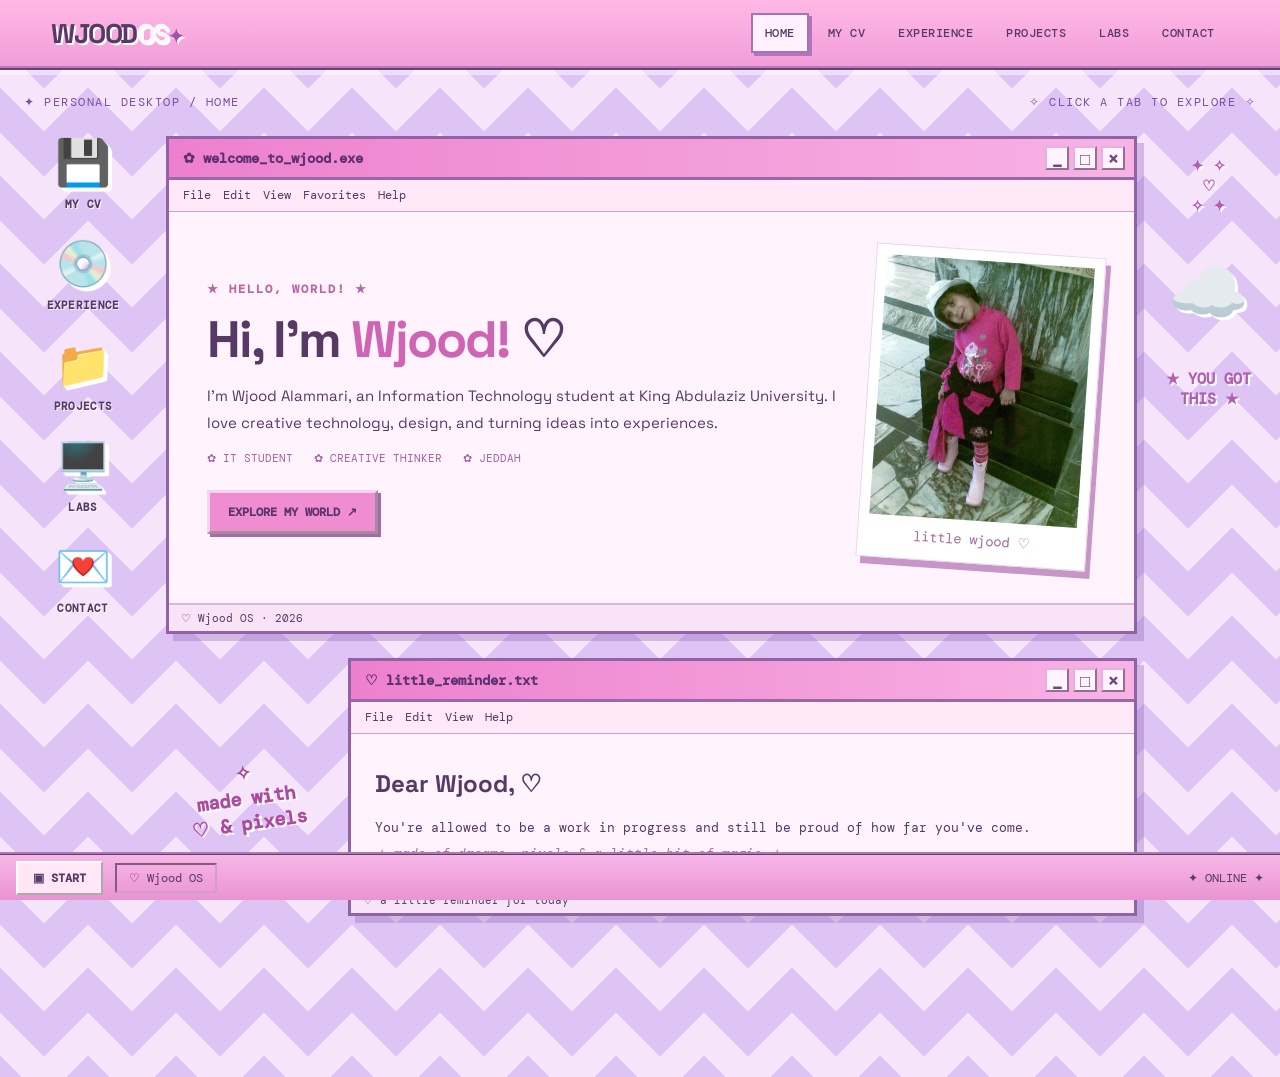
<file: Wjood_OS_Final/index.html>
<!DOCTYPE html>
<html lang="en">

<head>
    <meta charset="UTF-8">
    <meta name="viewport" content="width=device-width,initial-scale=1">
    <meta name="description" content="Wjood Alammari creative IT portfolio">
    <title>Home · Wjood OS ♡</title>
    <link rel="stylesheet" href="style.css">
</head>

<body>
    <header class="site-header"><a class="logo" href="index.html">WJOOD<span>OS</span><b>✦</b></a>
        <nav class="topnav" aria-label="Main navigation"><a href="index.html" class="active">HOME</a><a href="cv.html"
                class="">MY CV</a><a href="experience.html" class="">EXPERIENCE</a><a href="projects.html"
                class="">PROJECTS</a><a href="labs.html" class="">LABS</a><a href="contact.html" class="">CONTACT</a>
        </nav>
    </header>
    <main class="page">
        <div class="page-heading"><span>✦ PERSONAL DESKTOP / HOME</span><span>✧ CLICK A TAB TO EXPLORE ✧</span></div>
        <div class="desktop-layout">
            <aside class="shortcuts"><a class="desktop-shortcut" href="cv.html"><span
                        class="shortcut-icon">💾</span><span>MY CV</span></a><a class="desktop-shortcut"
                    href="experience.html"><span class="shortcut-icon">💿</span><span>EXPERIENCE</span></a><a
                    class="desktop-shortcut" href="projects.html"><span
                        class="shortcut-icon">📁</span><span>PROJECTS</span></a><a class="desktop-shortcut"
                    href="labs.html"><span class="shortcut-icon">🖥️</span><span>LABS</span></a><a
                    class="desktop-shortcut" href="contact.html"><span
                        class="shortcut-icon">💌</span><span>CONTACT</span></a></aside>
            <div class="home-center">
                <section class="window hero-window">
                    <div class="titlebar"><span>✿ welcome_to_wjood.exe</span>
                        <div class="controls"><span>_</span><span>□</span><a href="index.html"
                                aria-label="Go home">×</a></div>
                    </div>
                    <div class="menubar">File　Edit　View　Favorites　Help</div>
                    <div class="window-body">
                        <div class="home-content">
                            <div class="home-copy">
                                <div class="eyebrow">★ HELLO, WORLD! ★</div>
                                <h1>Hi, I'm <em>Wjood!</em> ♡</h1>
                                <p>I'm Wjood Alammari, an Information Technology student at King Abdulaziz University. I
                                    love creative technology, design, and turning ideas into experiences.</p>
                                <p class="tiny-line">✿ IT STUDENT &nbsp; ✿ CREATIVE THINKER &nbsp; ✿ JEDDAH</p><a
                                    class="retro-btn" href="projects.html">EXPLORE MY WORLD ↗</a>
                            </div>
                            <figure class="polaroid"><img src="assets/wjood-childhood.png"
                                    alt="Wjood as a child wearing a pink outfit">
                                <figcaption>little wjood ♡</figcaption>
                            </figure>
                        </div>
                    </div>
                    <div class="statusbar">♡ Wjood OS · 2026</div>
                </section>
                <div class="home-mini">
                    <div class="sticker">✧<br>made with<br>♡ & pixels</div>
                    <section class="window note-window">
    <div class="titlebar">
        <span>♡ little_reminder.txt</span>
        <div class="controls">
            <span>_</span>
            <span>□</span>
            <a href="index.html" aria-label="Go home">×</a>
        </div>
    </div>

    <div class="menubar">
        File　Edit　View　Help
    </div>

    <div class="window-body">
        <h2>Dear Wjood, ♡</h2>

        <p>
            You're allowed to be a work in progress
            and still be proud of how far you've come.
        </p>

        <p style="color: #b46a9b; font-style: italic;">
            ✧ made of dreams, pixels & a little bit of magic ✧
        </p>
    </div>

    <div class="statusbar">
        ♡ a little reminder for today
    </div>
</section>
                </div>
            </div>
            <aside class="right-icons">
                <div class="pixel-sticker">✦ ✧<br>♡<br>✧ ✦</div>
                <div class="cloud">☁️</div>
                <div class="pixel-sticker">★ YOU GOT THIS ★</div>
            </aside>
        </div>
    </main>
    <footer class="taskbar"><a href="index.html" class="start">▣ START</a><span class="task-name">♡ Wjood OS</span><span
            class="clock">✦ ONLINE ✦</span></footer>
</body>

</html>
</file>
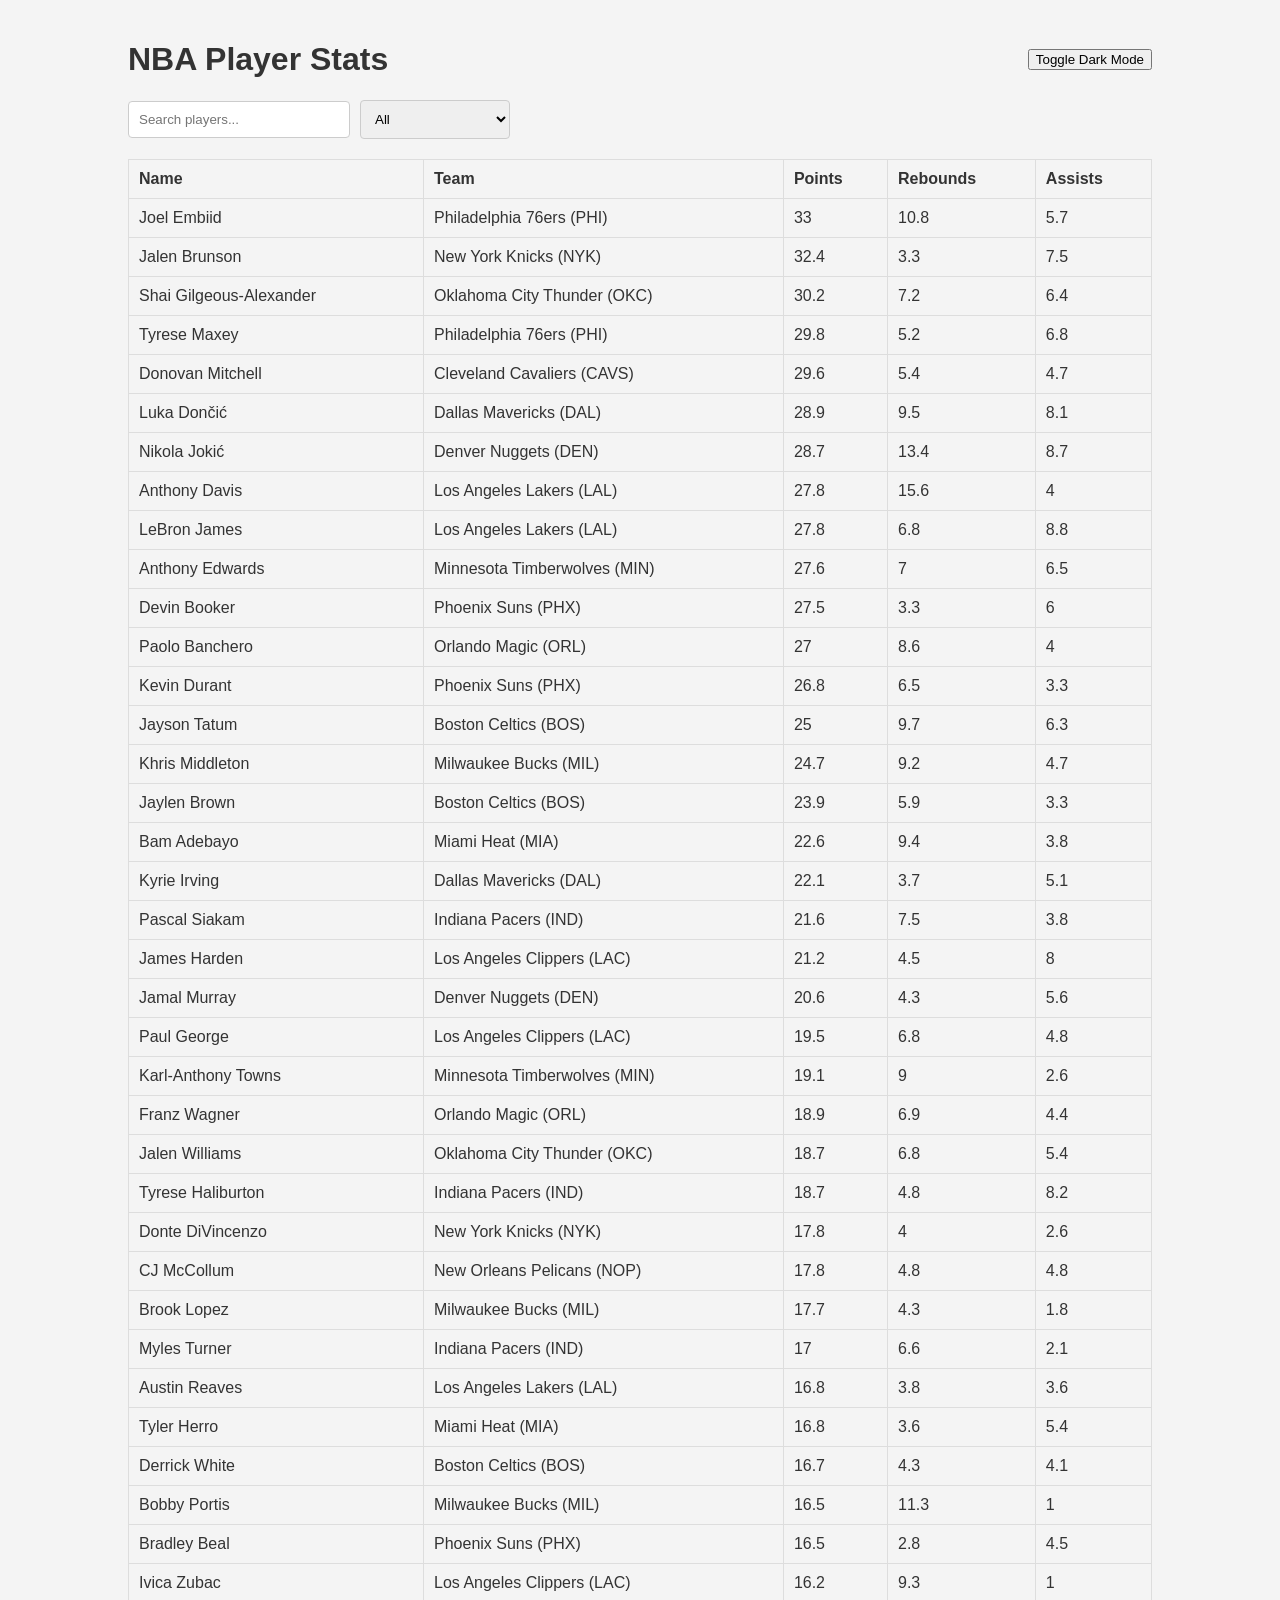
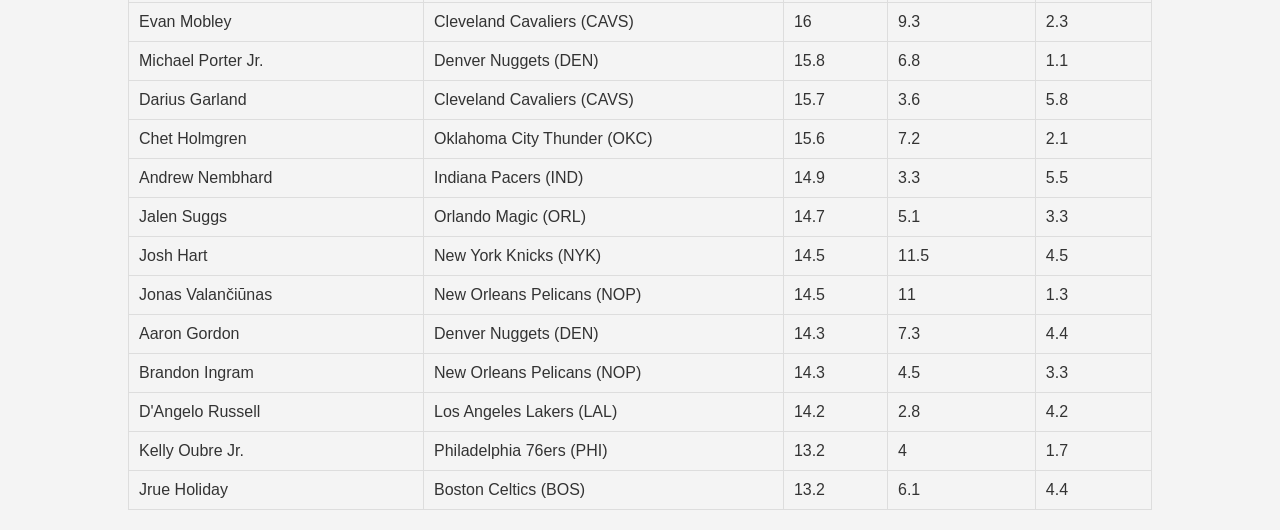
<file: lab/Lab5/index.html>
<!DOCTYPE html>
<html lang="en">

<head>
    <meta charset="UTF-8">
    <meta name="viewport" content="width=device-width, initial-scale=1.0">
    <title>NBA Stats</title>
    <link rel="stylesheet" href="styles.css">

</head>

<body>
    <div class="container">
        <header>
            <h1>NBA Player Stats</h1>
            <button id="dark-mode-toggle">Toggle Dark Mode</button>
        </header>

        <search class="table-filters">
            <input type="text" id="search" placeholder="Search players...">
            <select id="team-filter">
                <option value="all">All</option>
                <!-- Teams will be populated in JS -->
            </select>
        </search>

        <table id="player-stats">
            <thead>
                <tr>
                    <th>Name</th>
                    <th>Team</th>
                    <th>Points</th>
                    <th>Rebounds</th>
                    <th>Assists</th>
                </tr>
            </thead>
            <tbody id="player-rows">
                <!-- Rows will be populated in JS -->
            </tbody>
        </table>
    </div>
    <script src="script.js"></script>
</body>

</html>
</file>
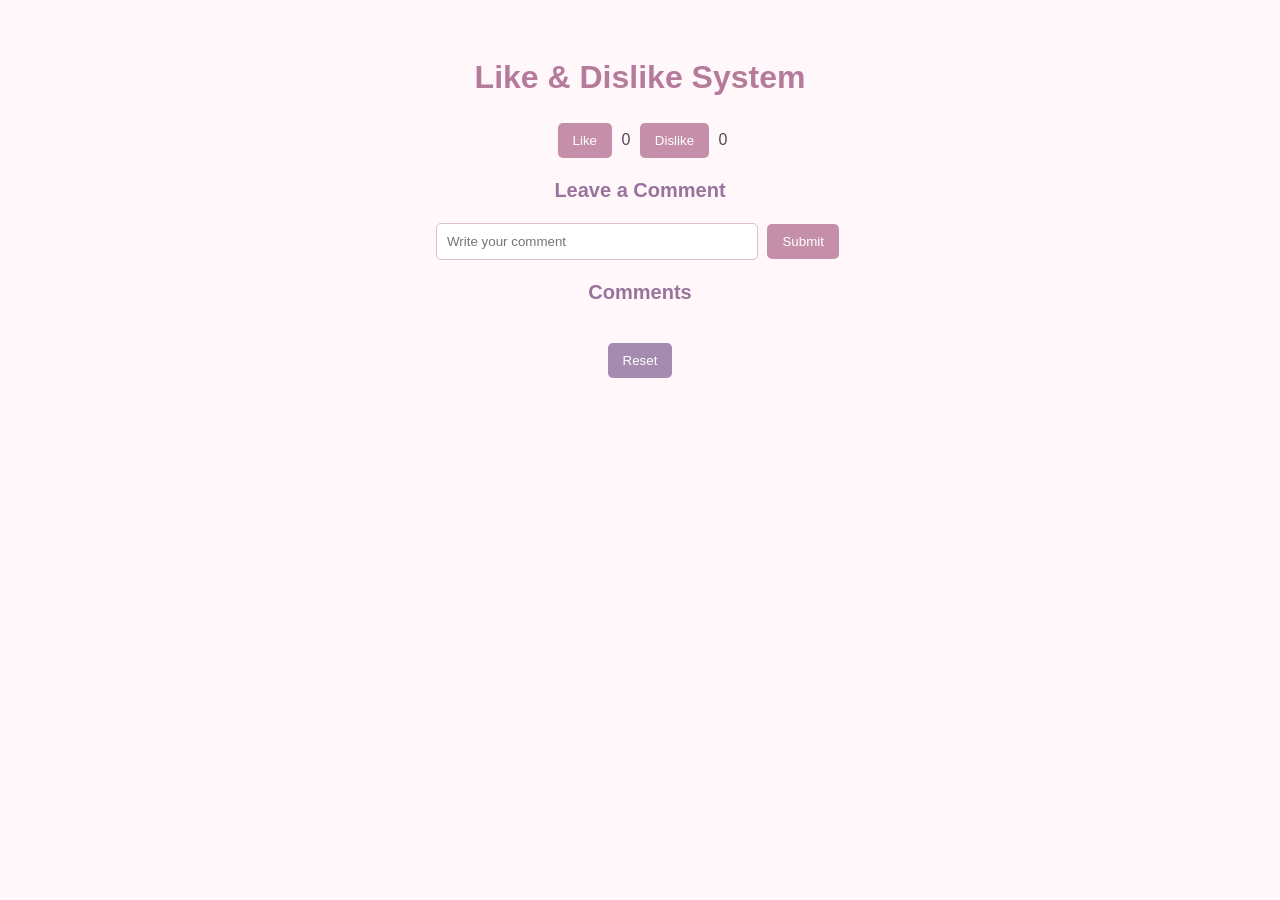
<file: lab/Lab6/index.html>
<!DOCTYPE html>
<html lang="en">
<head>
    <meta charset="UTF-8">
    <meta name="viewport" content="width=device-width, initial-scale=1.0">
    <title>Lab 6 - Like and Dislike</title>
    <link rel="stylesheet" href="style.css">
</head>
<body>

    <h1>Like & Dislike System</h1>

    <button id="likeBtn">Like</button>
    <span id="likeCount">0</span>

    <button id="dislikeBtn">Dislike</button>
    <span id="dislikeCount">0</span>

    <h2>Leave a Comment</h2>

    <input type="text" id="commentInput"
           placeholder="Write your comment">

    <button id="submitBtn">Submit</button>

    <h2>Comments</h2>
    <div id="commentsSection"></div>

    <br>
    <button id="resetBtn">Reset</button>

    <p id="message"></p>

    <script src="script.js"></script>
</body>
</html>
</file>
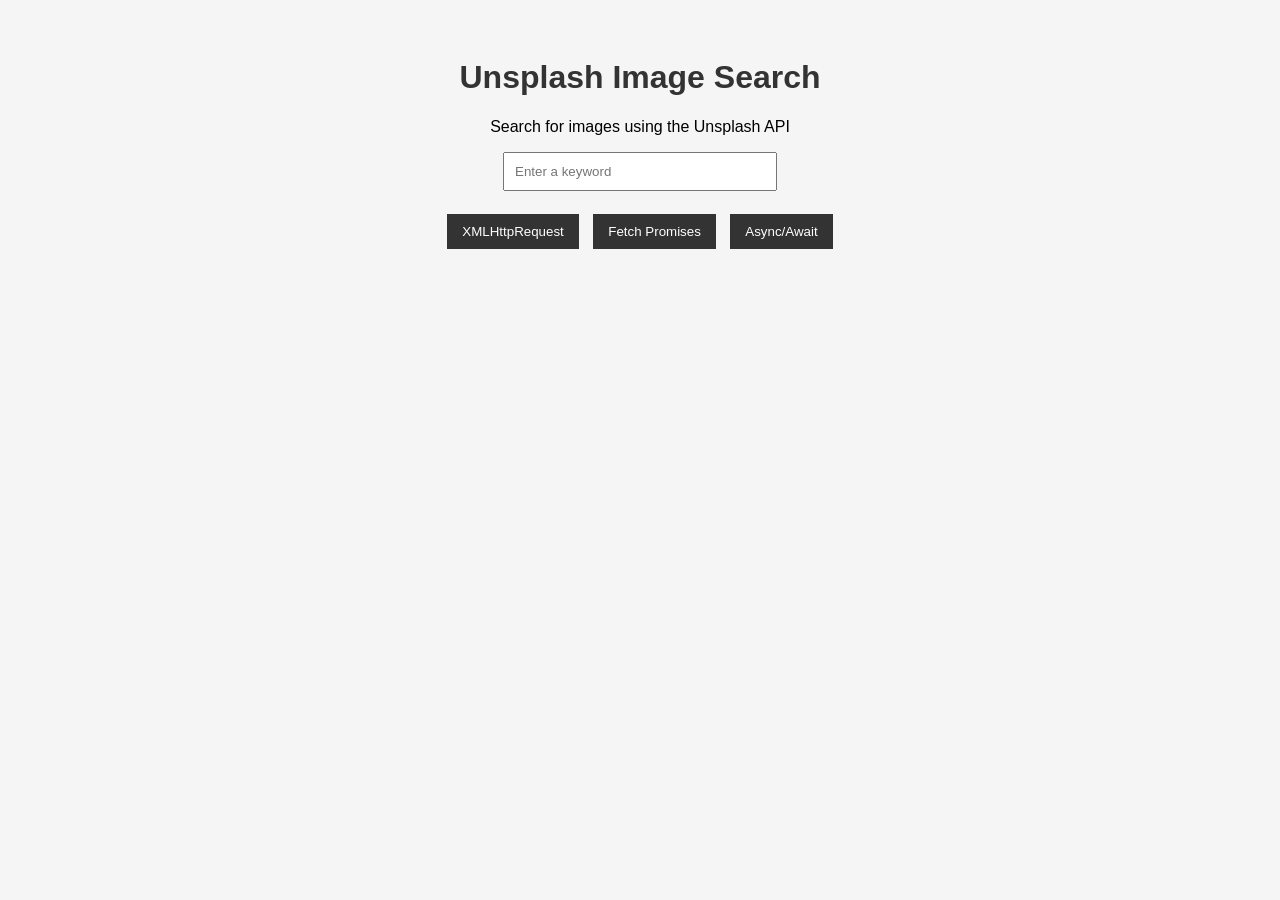
<file: lab/lab7/index.html>
<!DOCTYPE html>
<html lang="en">

<head>
    <meta charset="UTF-8">
    <meta name="viewport" content="width=device-width, initial-scale=1.0">
    <title>Lab 7 - Unsplash Image Search</title>
    <link rel="stylesheet" href="style.css">
</head>

<body>

    <h1>Unsplash Image Search</h1>

    <p>Search for images using the Unsplash API</p>

    <input type="text" id="searchInput" placeholder="Enter a keyword">

    <br><br>

    <button id="xhrBtn">XMLHttpRequest</button>
    <button id="fetchBtn">Fetch Promises</button>
    <button id="asyncBtn">Async/Await</button>

    <p id="status"></p>

    <div id="imageContainer"></div>

    <script src="script.js"></script>

</body>
</html>
</file>
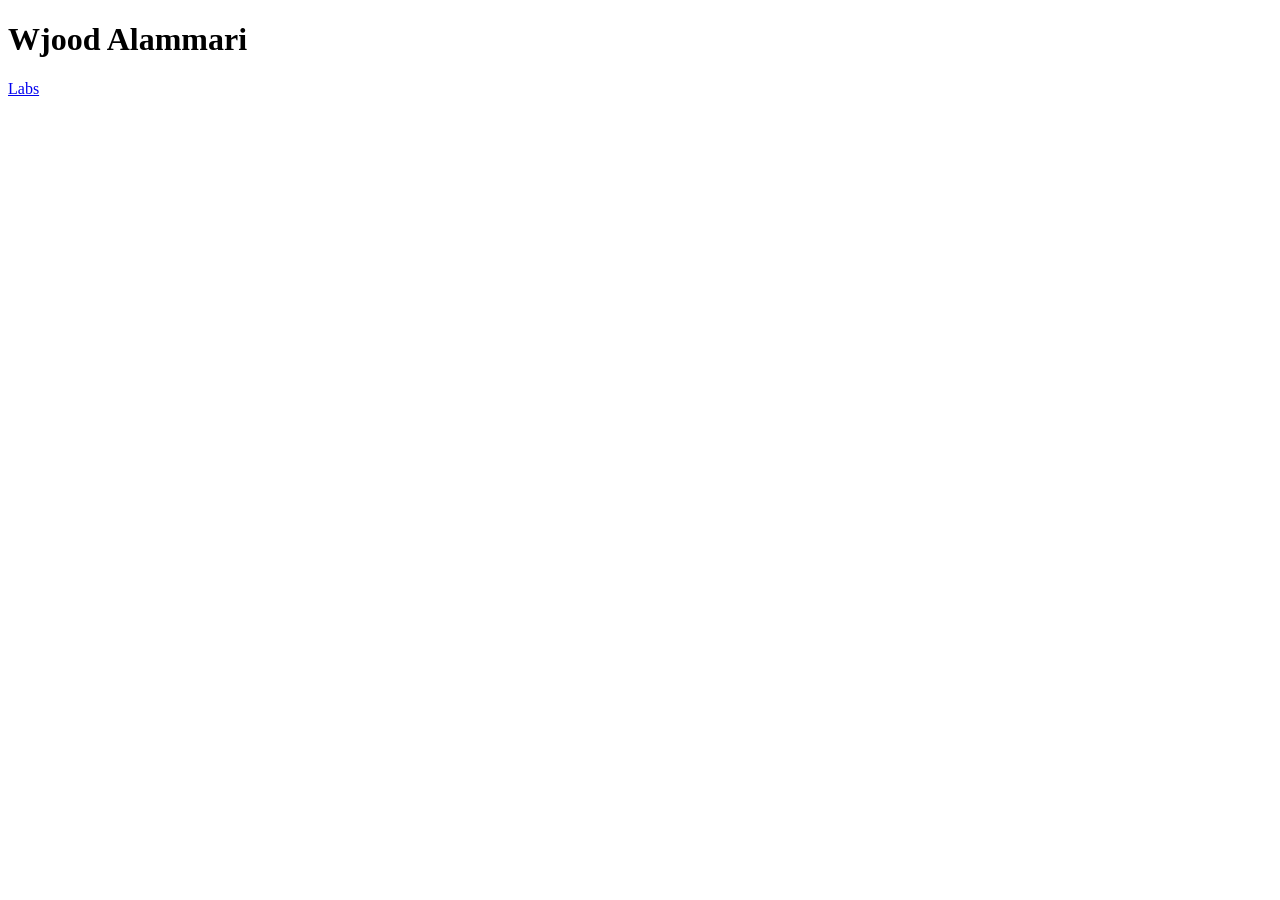
<file: lab/Lab1.html>
<!DOCTYPE html>
<html lang="en">
<head>
    <meta charset="UTF-8">
    <meta name="viewport" content="width=device-width, initial-scale=1.0">
    <title>Lab1</title>
</head>
<body>
    <h1>Wjood Alammari</h1>
    <a href="lab/labs.html">Labs</a>
</body>
</html>
</file>
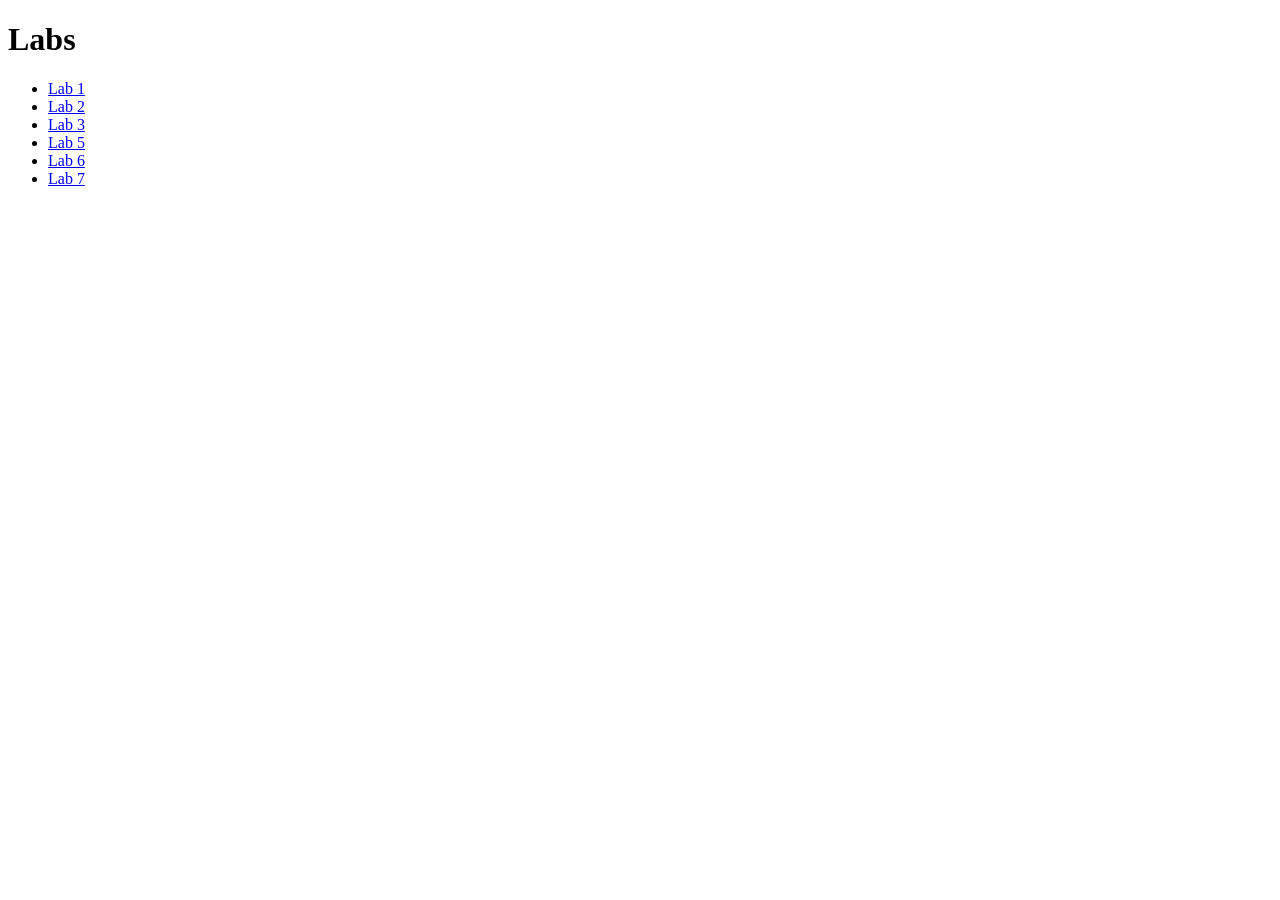
<file: lab/labs.html>
<!DOCTYPE html>
<html>
<head>
    <title>Labs</title>
</head>

<body>

    <h1>Labs</h1>

    <ul>
        <li><a href="../index.html">Lab 1</a></li>
        <li><a href="Lab2.html">Lab 2</a></li>
        <li><a href="Lab3.html">Lab 3</a></li>
         <li><a href="./Lab5/index.html">Lab 5</a></li>
         <li><a href="./Lab6/index.html">Lab 6</a></li>
        <li><a href="./lab7/index.html">Lab 7</a></li>
    </ul>

</body>
</html>
</file>
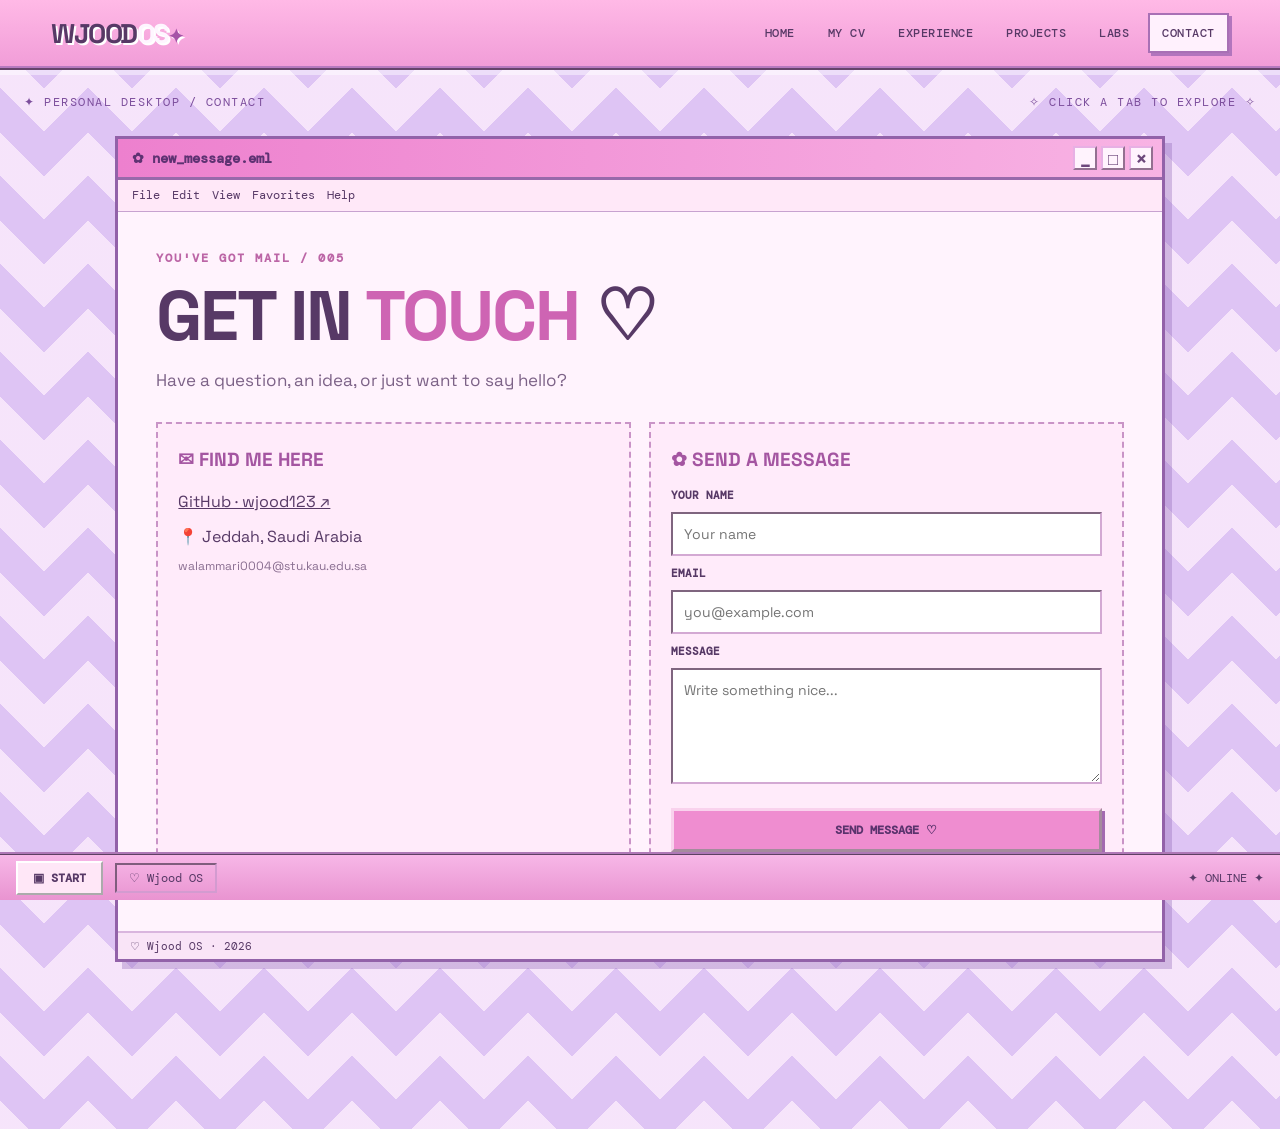
<file: Wjood_OS_Final/contact.html>
<!DOCTYPE html>
<html lang="en">

<head>
    <meta charset="UTF-8">
    <meta name="viewport" content="width=device-width,initial-scale=1">
    <meta name="description" content="Wjood Alammari creative IT portfolio">
    <title>Contact · Wjood OS ♡</title>
    <link rel="stylesheet" href="style.css">
</head>

<body>
    <header class="site-header"><a class="logo" href="index.html">WJOOD<span>OS</span><b>✦</b></a>
        <nav class="topnav" aria-label="Main navigation"><a href="index.html" class="">HOME</a><a href="cv.html"
                class="">MY CV</a><a href="experience.html" class="">EXPERIENCE</a><a href="projects.html"
                class="">PROJECTS</a><a href="labs.html" class="">LABS</a><a href="contact.html"
                class="active">CONTACT</a></nav>
    </header>
    <main class="page">
        <div class="page-heading"><span>✦ PERSONAL DESKTOP / CONTACT</span><span>✧ CLICK A TAB TO EXPLORE ✧</span></div>
        <section class="window large-window">
            <div class="titlebar"><span>✿ new_message.eml</span>
                <div class="controls"><span>_</span><span>□</span><a href="index.html" aria-label="Go home">×</a></div>
            </div>
            <div class="menubar">File　Edit　View　Favorites　Help</div>
            <div class="window-body">
                <div class="eyebrow">YOU'VE GOT MAIL / 005</div>
                <h1 class="page-title">GET IN <em>TOUCH</em> ♡</h1>
                <p class="lead">Have a question, an idea, or just want to say hello?</p>
                <div class="two-col">
                    <div class="retro-panel">
                        <h2>✉ FIND ME HERE</h2>
                        <p><a href="https://github.com/wjood123" target="_blank" rel="noopener noreferrer">GitHub ·
                                wjood123 ↗</a></p>
                        <p>📍 Jeddah, Saudi Arabia</p>
                        <p class="form-note">walammari0004@stu.kau.edu.sa</p>
                    </div>
                    <div class="retro-panel">
                        <h2>✿ SEND A MESSAGE</h2>
                        <form action="https://formsubmit.co/walammari0004@stu.kau.edu.sa" method="POST"><input type="hidden" name="_next" value="https://wjood123.github.io/cpit-405-lab-1/Wjood_OS_Final/contact.html">
                            <input type="hidden"
                                name="_subject" value="New message from Wjood OS"><label for="name">YOUR
                                NAME</label><input id="name" name="name" required placeholder="Your name"><label
                                for="email">EMAIL</label><input id="email" name="email" type="email" required
                                placeholder="you@example.com"><label for="message">MESSAGE</label><textarea id="message"
                                name="message" rows="5" required
                                placeholder="Write something nice..."></textarea><button class="retro-btn"
                                type="submit">SEND MESSAGE ♡</button></form>
                        
                    </div>
                </div>
            </div>
            <div class="statusbar">♡ Wjood OS · 2026</div>
        </section>
    </main>
    <footer class="taskbar"><a href="index.html" class="start">▣ START</a><span class="task-name">♡ Wjood OS</span><span
            class="clock">✦ ONLINE ✦</span></footer>
</body>

</html>
</file>
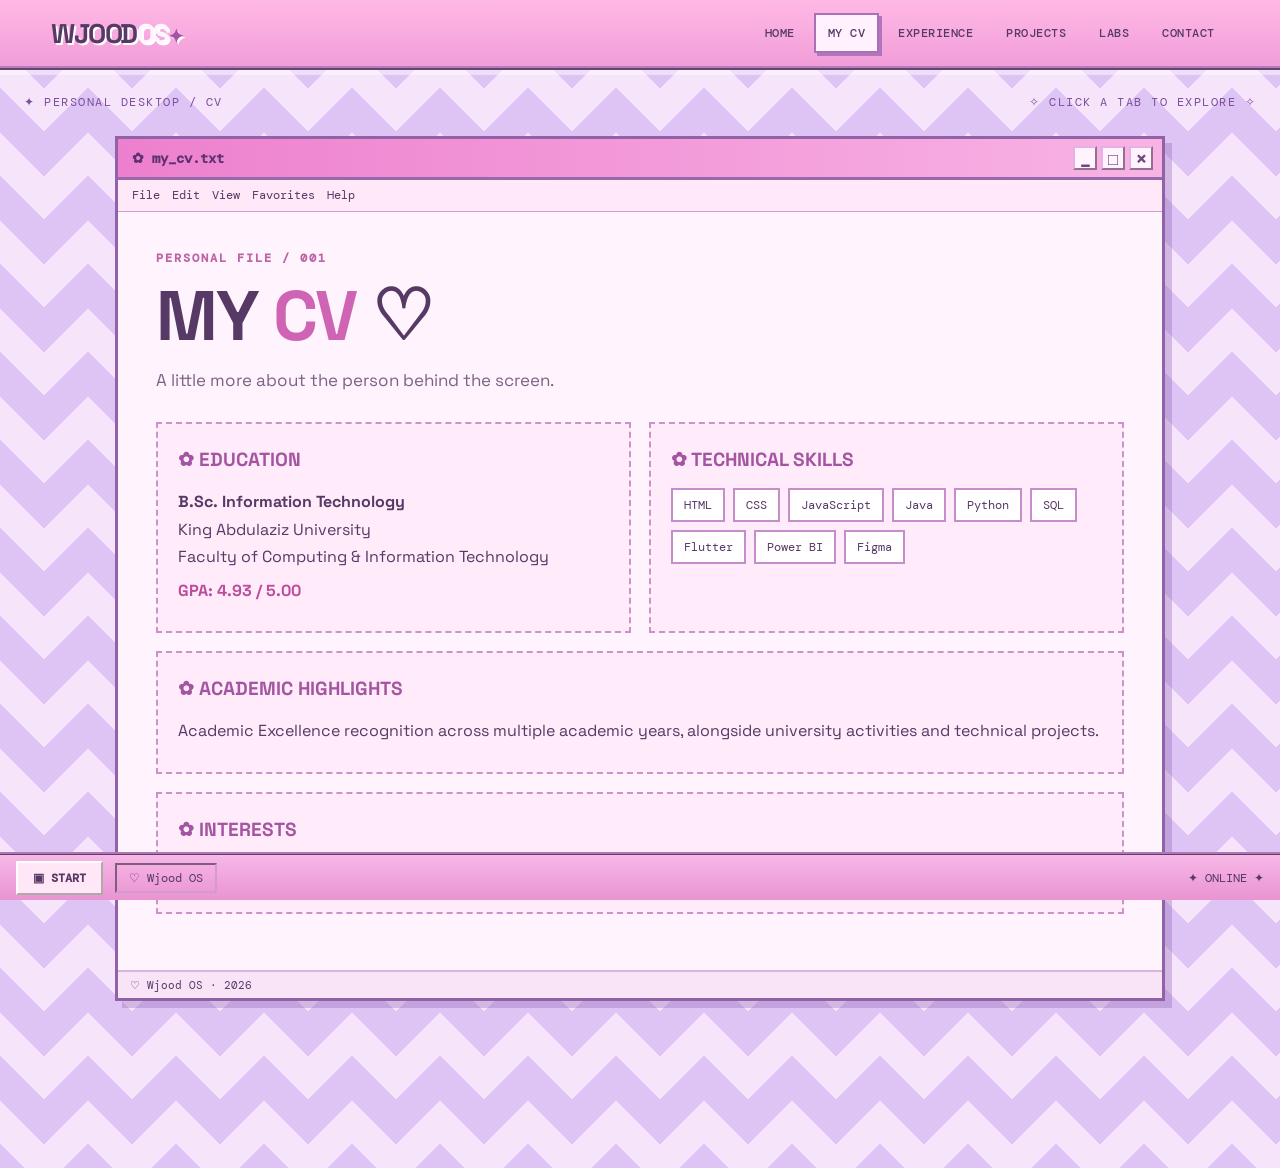
<file: Wjood_OS_Final/cv.html>
<!DOCTYPE html>
<html lang="en">

<head>
    <meta charset="UTF-8">
    <meta name="viewport" content="width=device-width,initial-scale=1">
    <meta name="description" content="Wjood Alammari creative IT portfolio">
    <title>CV · Wjood OS ♡</title>
    <link rel="stylesheet" href="style.css">
</head>

<body>
    <header class="site-header"><a class="logo" href="index.html">WJOOD<span>OS</span><b>✦</b></a>
        <nav class="topnav" aria-label="Main navigation"><a href="index.html" class="">HOME</a><a href="cv.html"
                class="active">MY CV</a><a href="experience.html" class="">EXPERIENCE</a><a href="projects.html"
                class="">PROJECTS</a><a href="labs.html" class="">LABS</a><a href="contact.html" class="">CONTACT</a>
        </nav>
    </header>
    <main class="page">
        <div class="page-heading"><span>✦ PERSONAL DESKTOP / CV</span><span>✧ CLICK A TAB TO EXPLORE ✧</span></div>
        <section class="window large-window">
            <div class="titlebar"><span>✿ my_cv.txt</span>
                <div class="controls"><span>_</span><span>□</span><a href="index.html" aria-label="Go home">×</a></div>
            </div>
            <div class="menubar">File　Edit　View　Favorites　Help</div>
            <div class="window-body">
                <div class="eyebrow">PERSONAL FILE / 001</div>
                <h1 class="page-title">MY <em>CV</em> ♡</h1>
                <p class="lead">A little more about the person behind the screen.</p>
                <div class="two-col">
                    <div class="retro-panel">
                        <h2>✿ EDUCATION</h2>
                        <p><strong>B.Sc. Information Technology</strong><br>King Abdulaziz University<br>Faculty of
                            Computing & Information Technology</p>
                        <p class="accent">GPA: 4.93 / 5.00</p>
                    </div>
                    <div class="retro-panel">
                        <h2>✿ TECHNICAL SKILLS</h2>
                        <div class="chips">
                            <span>HTML</span><span>CSS</span><span>JavaScript</span><span>Java</span><span>Python</span><span>SQL</span><span>Flutter</span><span>Power
                                BI</span><span>Figma</span></div>
                    </div>
                </div>
                <div class="retro-panel">
                    <h2>✿ ACADEMIC HIGHLIGHTS</h2>
                    <p>Academic Excellence recognition across multiple academic years, alongside university activities
                        and technical projects.</p>
                </div>
                <div class="retro-panel">
                    <h2>✿ INTERESTS</h2>
                    <p>UI/UX design · Data visualization · Creative technology · Interactive experiences · Software
                        development</p>
                </div>
            </div>
            <div class="statusbar">♡ Wjood OS · 2026</div>
        </section>
    </main>
    <footer class="taskbar"><a href="index.html" class="start">▣ START</a><span class="task-name">♡ Wjood OS</span><span
            class="clock">✦ ONLINE ✦</span></footer>
</body>

</html>
</file>
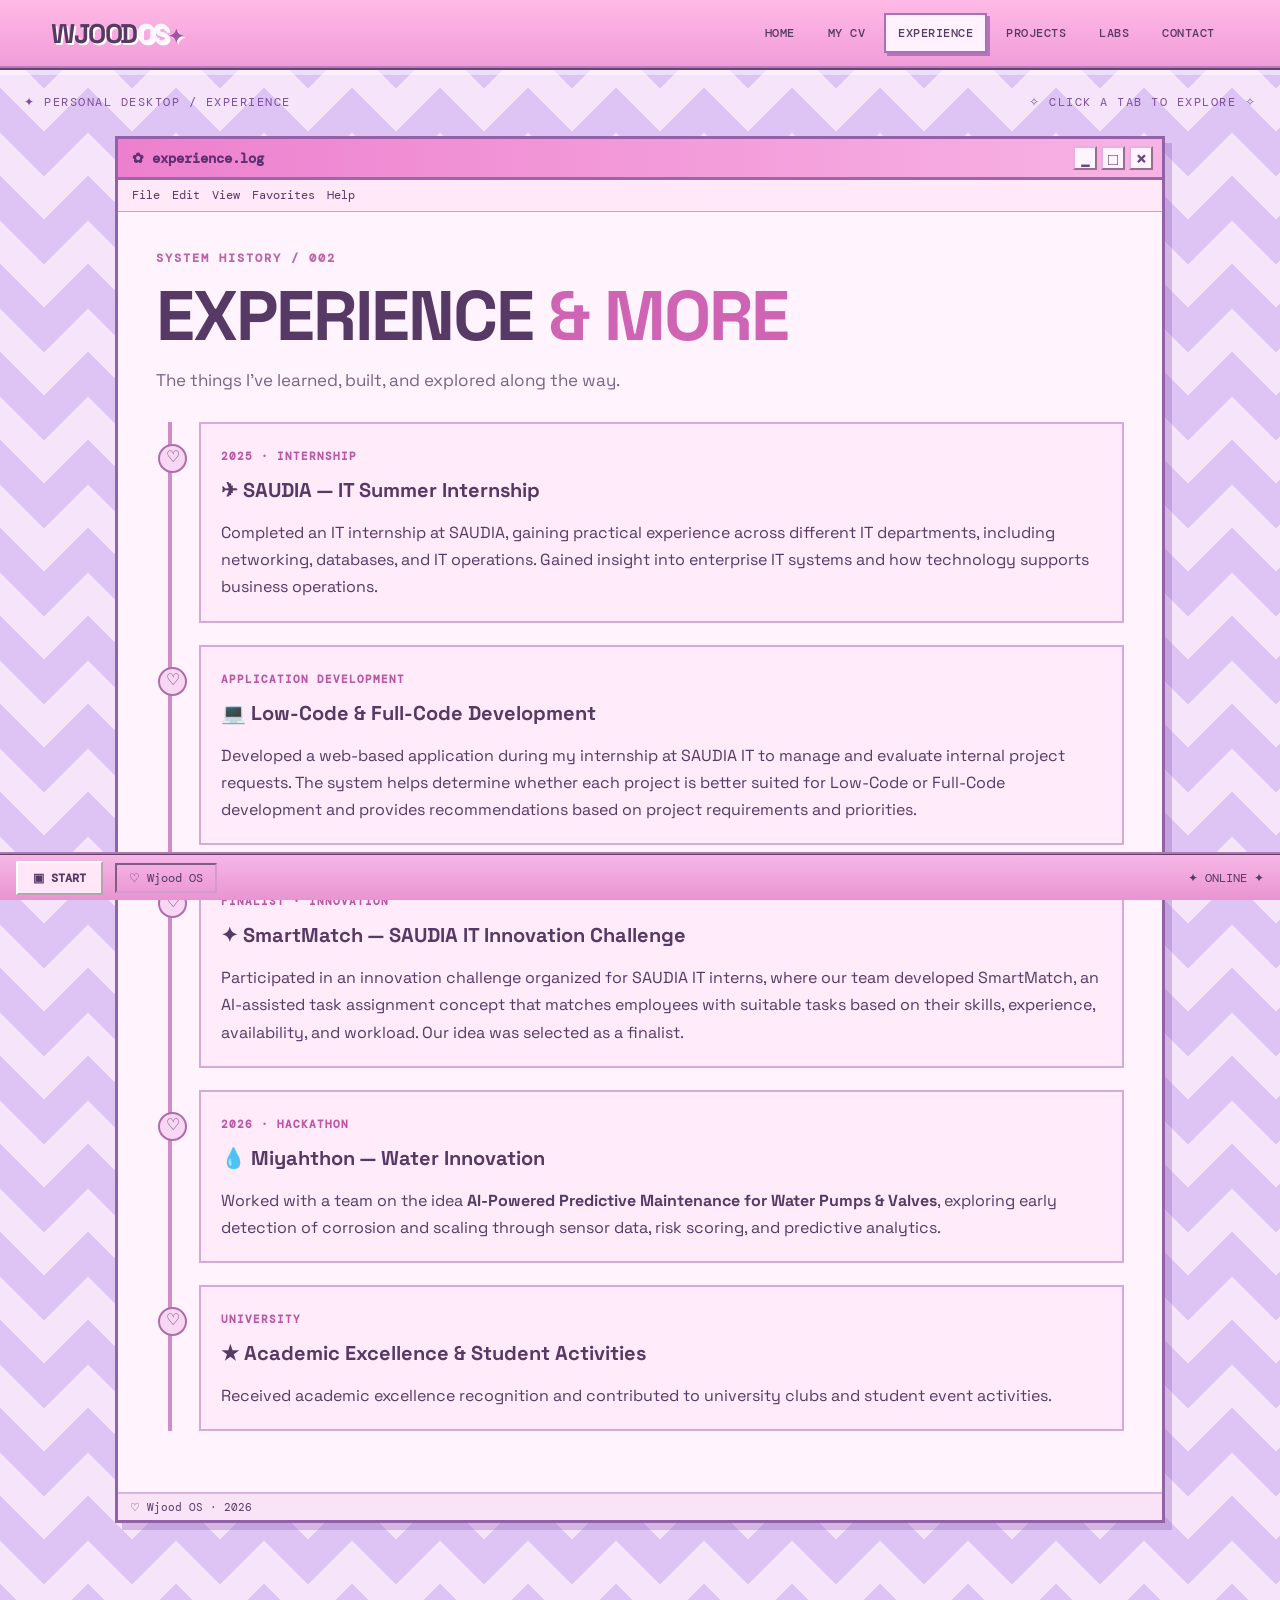
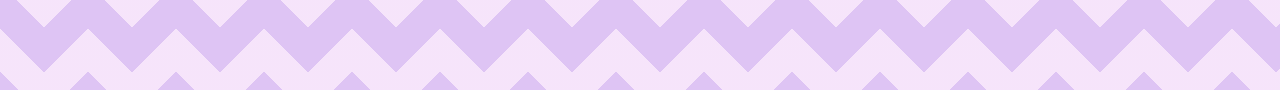
<file: Wjood_OS_Final/experience.html>
<!DOCTYPE html>
<html lang="en">

<head>
    <meta charset="UTF-8">
    <meta name="viewport" content="width=device-width,initial-scale=1">
    <meta name="description" content="Wjood Alammari creative IT portfolio">
    <title>Experience · Wjood OS ♡</title>
    <link rel="stylesheet" href="style.css">
</head>

<body>
    <header class="site-header"><a class="logo" href="index.html">WJOOD<span>OS</span><b>✦</b></a>
        <nav class="topnav" aria-label="Main navigation"><a href="index.html" class="">HOME</a><a href="cv.html"
                class="">MY CV</a><a href="experience.html" class="active">EXPERIENCE</a><a href="projects.html"
                class="">PROJECTS</a><a href="labs.html" class="">LABS</a><a href="contact.html" class="">CONTACT</a>
        </nav>
    </header>
    <main class="page">
        <div class="page-heading"><span>✦ PERSONAL DESKTOP / EXPERIENCE</span><span>✧ CLICK A TAB TO EXPLORE ✧</span>
        </div>
        <section class="window large-window">
            <div class="titlebar"><span>✿ experience.log</span>
                <div class="controls"><span>_</span><span>□</span><a href="index.html" aria-label="Go home">×</a></div>
            </div>
            <div class="menubar">File　Edit　View　Favorites　Help</div>
            <div class="window-body">
                <div class="eyebrow">SYSTEM HISTORY / 002</div>
                <h1 class="page-title">EXPERIENCE <em>& MORE</em></h1>
                <p class="lead">The things I've learned, built, and explored along the way.</p>
                <div class="timeline">
                    <article><span class="year">2025 · INTERNSHIP</span>
                        <h2>✈ SAUDIA — IT Summer Internship</h2>
                        <p>Completed an IT internship at SAUDIA, gaining practical
    experience across different IT departments, including
    networking, databases, and IT operations. Gained insight
    into enterprise IT systems and how technology supports
    business operations.</p>
                    </article>
                    <article>
    <span class="year">APPLICATION DEVELOPMENT</span>

    <h2>💻 Low-Code & Full-Code Development</h2>

    <p>
        Developed a web-based application during my internship
    at SAUDIA IT to manage and evaluate internal project
    requests. The system helps determine whether each project
    is better suited for Low-Code or Full-Code development
    and provides recommendations based on project
    requirements and priorities.
    </p>
</article>
                    <article><span class="year">FINALIST · INNOVATION</span>
                        <h2>✦ SmartMatch — SAUDIA IT Innovation Challenge</h2>
                        <p>Participated in an innovation challenge organized for
    SAUDIA IT interns, where our team developed SmartMatch,
    an AI-assisted task assignment concept that matches
    employees with suitable tasks based on their skills,
    experience, availability, and workload. Our idea was
    selected as a finalist.</p>
                    </article>
                    <article><span class="year">2026 · HACKATHON</span>
                        <h2>💧 Miyahthon — Water Innovation</h2>
                        <p>Worked with a team on the idea <strong>AI-Powered Predictive Maintenance for Water Pumps &
                                Valves</strong>, exploring early detection of corrosion and scaling through sensor data,
                            risk scoring, and predictive analytics.</p>
                    </article>
                    <article><span class="year">UNIVERSITY</span>
                        <h2>★ Academic Excellence & Student Activities</h2>
                        <p>Received academic excellence recognition and contributed to university clubs and student
                            event activities.</p>
                    </article>
                </div>
            </div>
            <div class="statusbar">♡ Wjood OS · 2026</div>
        </section>
    </main>
    <footer class="taskbar"><a href="index.html" class="start">▣ START</a><span class="task-name">♡ Wjood OS</span><span
            class="clock">✦ ONLINE ✦</span></footer>
</body>

</html>
</file>
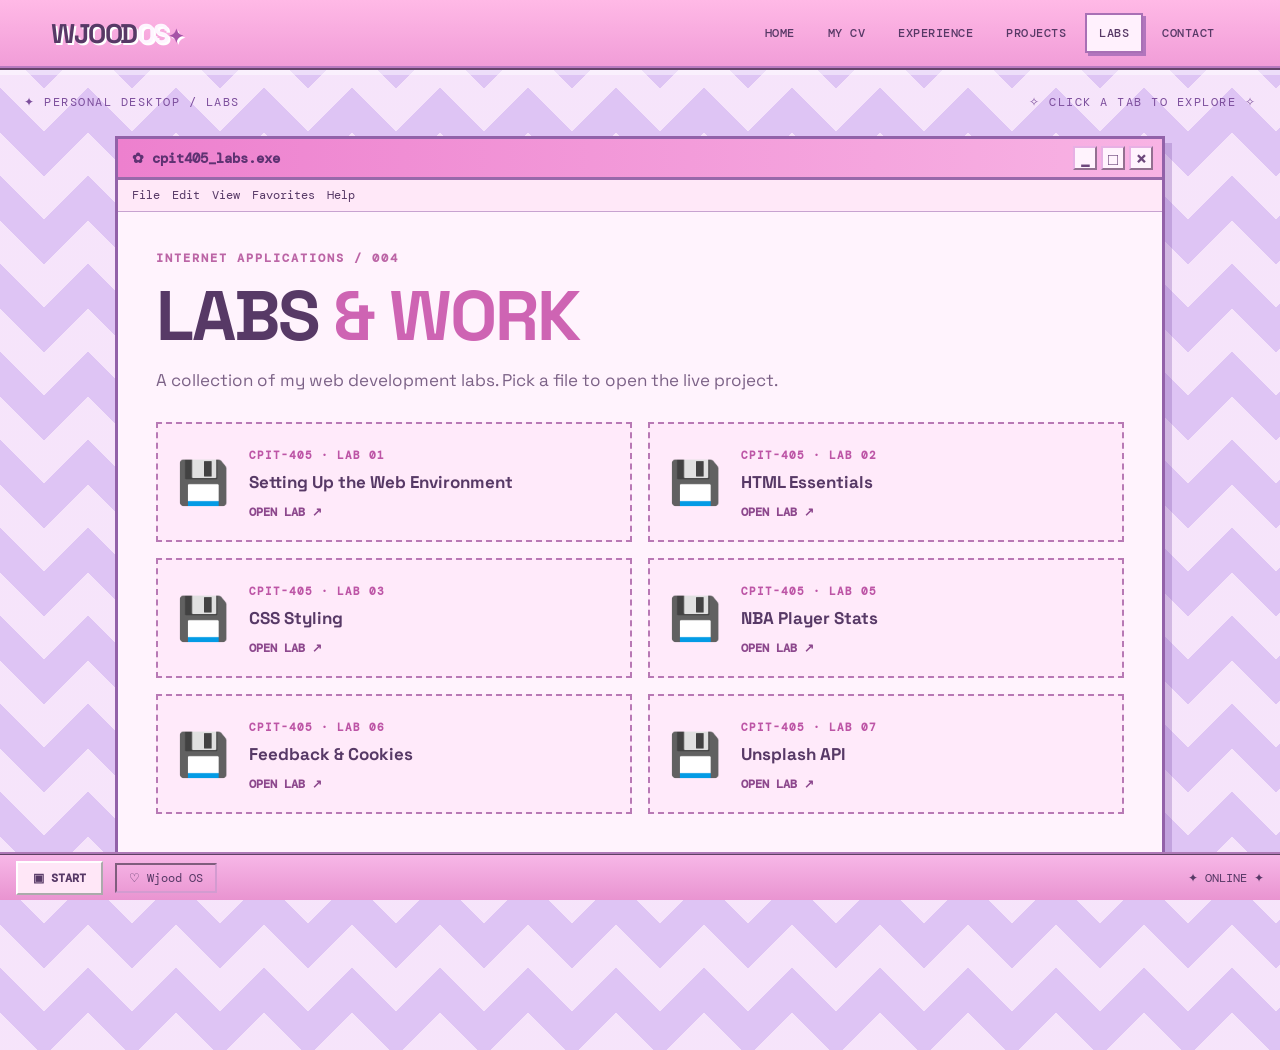
<file: Wjood_OS_Final/labs.html>
<!DOCTYPE html>
<html lang="en">

<head>
    <meta charset="UTF-8">
    <meta name="viewport" content="width=device-width,initial-scale=1">
    <meta name="description" content="Wjood Alammari creative IT portfolio">
    <title>Labs · Wjood OS ♡</title>
    <link rel="stylesheet" href="style.css">
</head>

<body>
    <header class="site-header"><a class="logo" href="index.html">WJOOD<span>OS</span><b>✦</b></a>
        <nav class="topnav" aria-label="Main navigation"><a href="index.html" class="">HOME</a><a href="cv.html"
                class="">MY CV</a><a href="experience.html" class="">EXPERIENCE</a><a href="projects.html"
                class="">PROJECTS</a><a href="labs.html" class="active">LABS</a><a href="contact.html"
                class="">CONTACT</a></nav>
    </header>
    <main class="page">
        <div class="page-heading"><span>✦ PERSONAL DESKTOP / LABS</span><span>✧ CLICK A TAB TO EXPLORE ✧</span></div>
        <section class="window large-window">
            <div class="titlebar"><span>✿ cpit405_labs.exe</span>
                <div class="controls"><span>_</span><span>□</span><a href="index.html" aria-label="Go home">×</a></div>
            </div>
            <div class="menubar">File　Edit　View　Favorites　Help</div>
            <div class="window-body">
                <div class="eyebrow">INTERNET APPLICATIONS / 004</div>
                <h1 class="page-title">LABS <em>& WORK</em></h1>
                <p class="lead">A collection of my web development labs. Pick a file to open the live project.</p>
                <div class="lab-grid"><a class="lab-ticket" href="../index.html"><span class="disk">💾</span>
                        <div><small>CPIT-405 · LAB 01</small>
                            <h2>Setting Up the Web Environment</h2><span class="open-lab">OPEN LAB ↗</span>
                        </div>
                    </a><a class="lab-ticket" href="../lab/Lab2.html"><span class="disk">💾</span>
                        <div><small>CPIT-405 · LAB 02</small>
                            <h2>HTML Essentials</h2><span class="open-lab">OPEN LAB ↗</span>
                        </div>
                    </a><a class="lab-ticket" href="../lab/Lab3.html"><span class="disk">💾</span>
                        <div><small>CPIT-405 · LAB 03</small>
                            <h2>CSS Styling</h2><span class="open-lab">OPEN LAB ↗</span>
                        </div>
                    </a><a class="lab-ticket" href="../lab/Lab5/index.html"><span class="disk">💾</span>
                        <div><small>CPIT-405 · LAB 05</small>
                            <h2>NBA Player Stats</h2><span class="open-lab">OPEN LAB ↗</span>
                        </div>
                    </a><a class="lab-ticket" href="../lab/Lab6/index.html"><span class="disk">💾</span>
                        <div><small>CPIT-405 · LAB 06</small>
                            <h2>Feedback & Cookies</h2><span class="open-lab">OPEN LAB ↗</span>
                        </div>
                    </a><a class="lab-ticket" href="../lab/lab7/index.html"><span class="disk">💾</span>
                        <div><small>CPIT-405 · LAB 07</small>
                            <h2>Unsplash API</h2><span class="open-lab">OPEN LAB ↗</span>
                        </div>
                    </a></div>
            </div>
            <div class="statusbar">♡ Wjood OS · 2026</div>
        </section>
    </main>
    <footer class="taskbar"><a href="index.html" class="start">▣ START</a><span class="task-name">♡ Wjood OS</span><span
            class="clock">✦ ONLINE ✦</span></footer>
</body>

</html>
</file>
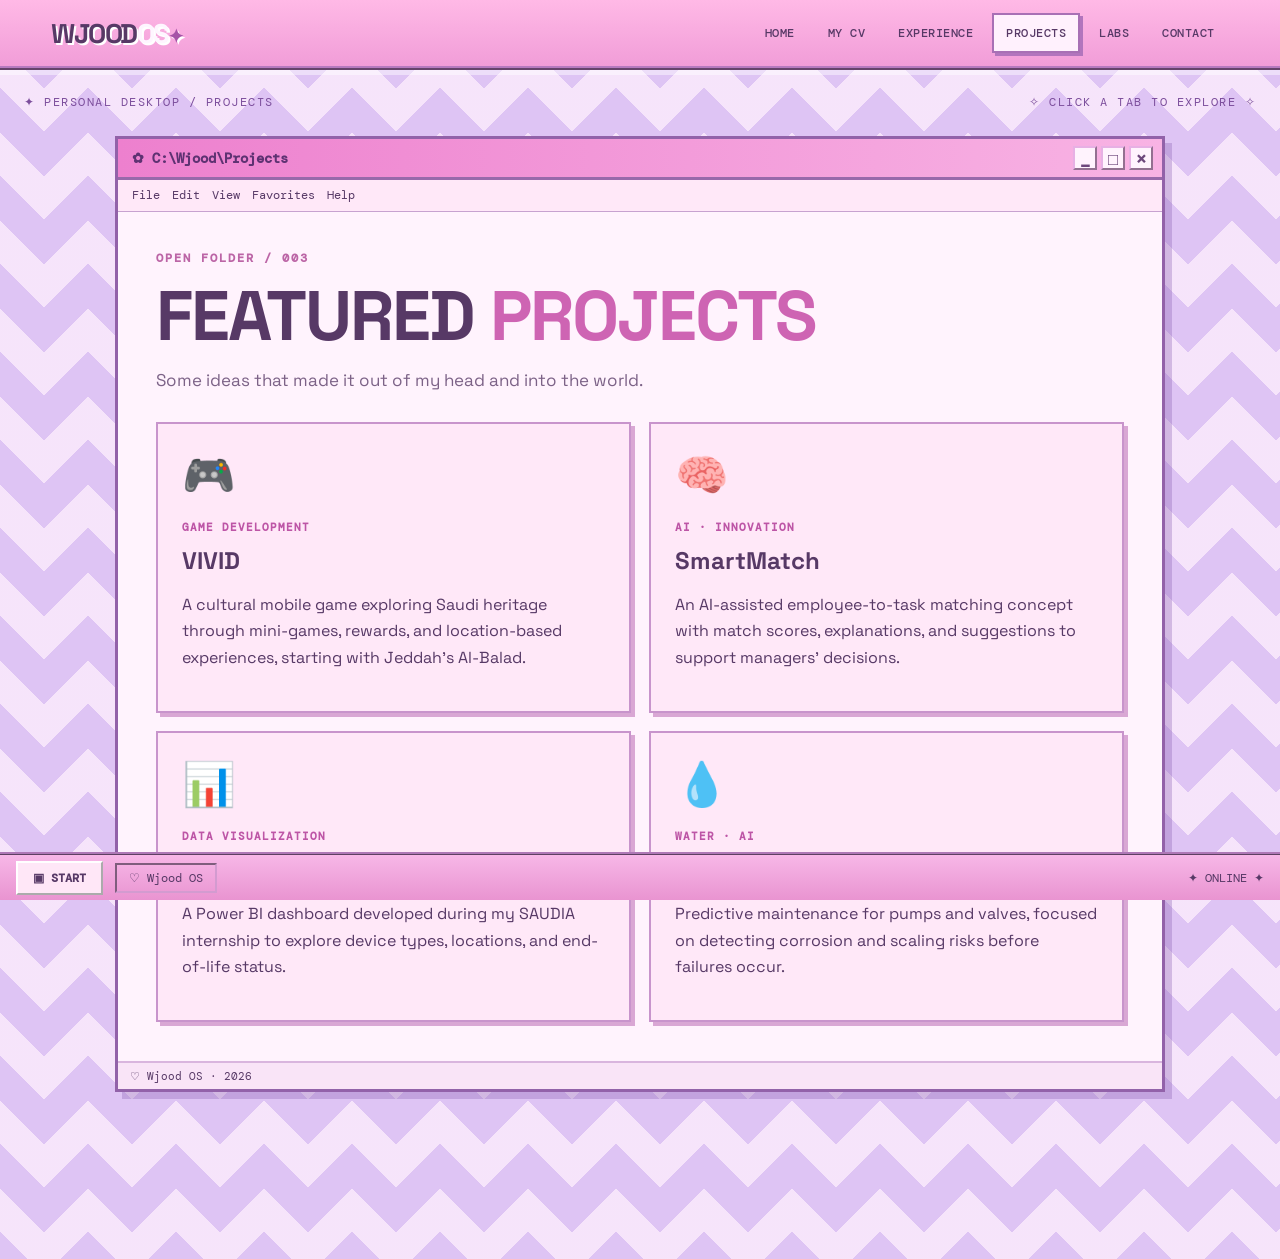
<file: Wjood_OS_Final/projects.html>
<!DOCTYPE html>
<html lang="en">

<head>
    <meta charset="UTF-8">
    <meta name="viewport" content="width=device-width,initial-scale=1">
    <meta name="description" content="Wjood Alammari creative IT portfolio">
    <title>Projects · Wjood OS ♡</title>
    <link rel="stylesheet" href="style.css">
</head>

<body>
    <header class="site-header"><a class="logo" href="index.html">WJOOD<span>OS</span><b>✦</b></a>
        <nav class="topnav" aria-label="Main navigation"><a href="index.html" class="">HOME</a><a href="cv.html"
                class="">MY CV</a><a href="experience.html" class="">EXPERIENCE</a><a href="projects.html"
                class="active">PROJECTS</a><a href="labs.html" class="">LABS</a><a href="contact.html"
                class="">CONTACT</a></nav>
    </header>
    <main class="page">
        <div class="page-heading"><span>✦ PERSONAL DESKTOP / PROJECTS</span><span>✧ CLICK A TAB TO EXPLORE ✧</span>
        </div>
        <section class="window large-window">
            <div class="titlebar"><span>✿ C:\Wjood\Projects</span>
                <div class="controls"><span>_</span><span>□</span><a href="index.html" aria-label="Go home">×</a></div>
            </div>
            <div class="menubar">File　Edit　View　Favorites　Help</div>
            <div class="window-body">
                <div class="eyebrow">OPEN FOLDER / 003</div>
                <h1 class="page-title">FEATURED <em>PROJECTS</em></h1>
                <p class="lead">Some ideas that made it out of my head and into the world.</p>
                <div class="project-grid">
                    <article class="project"><span class="project-icon">🎮</span><small>GAME DEVELOPMENT</small>
                        <h2>VIVID</h2>
                        <p>A cultural mobile game exploring Saudi heritage through mini-games, rewards, and
                            location-based experiences, starting with Jeddah's Al-Balad.</p>
                    </article>
                    <article class="project"><span class="project-icon">🧠</span><small>AI · INNOVATION</small>
                        <h2>SmartMatch</h2>
                        <p>An AI-assisted employee-to-task matching concept with match scores, explanations, and
                            suggestions to support managers' decisions.</p>
                    </article>
                    <article class="project"><span class="project-icon">📊</span><small>DATA VISUALIZATION</small>
                        <h2>IT Device Dashboard</h2>
                        <p>A Power BI dashboard developed during my SAUDIA internship to explore device types,
                            locations, and end-of-life status.</p>
                    </article>
                    <article class="project"><span class="project-icon">💧</span><small>WATER · AI</small>
                        <h2>Miyahthon Idea</h2>
                        <p>Predictive maintenance for pumps and valves, focused on detecting corrosion and scaling risks
                            before failures occur.</p>
                    </article>
                </div>
            </div>
            <div class="statusbar">♡ Wjood OS · 2026</div>
        </section>
    </main>
    <footer class="taskbar"><a href="index.html" class="start">▣ START</a><span class="task-name">♡ Wjood OS</span><span
            class="clock">✦ ONLINE ✦</span></footer>
</body>

</html>
</file>
<file: Wjood_OS_Final/style.css>
@import url('https://fonts.googleapis.com/css2?family=DM+Mono:wght@400;500&family=Space+Grotesk:wght@400;500;600;700&display=swap');

:root {
    --purple: #7c4e9c;
    --deep: #59376e;
    --pink: #f49cda;
    --hot: #e86cbf;
    --paper: #fff3fd;
    --edge: #a46eb4;
    --ink: #573966
}

* {
    box-sizing: border-box
}

html {
    scroll-behavior: smooth
}

body {
    margin: 0;
    color: var(--ink);
    font-family: 'Space Grotesk', Arial, sans-serif;
    min-height: 100vh;
    padding-bottom: 62px;
    background-color: #dec4f4;
    background-image: linear-gradient(135deg, rgba(255, 240, 253, .72) 25%, transparent 25%), linear-gradient(225deg, rgba(255, 240, 253, .72) 25%, transparent 25%), linear-gradient(315deg, rgba(255, 240, 253, .72) 25%, transparent 25%), linear-gradient(45deg, rgba(255, 240, 253, .72) 25%, transparent 25%);
    background-position: 44px 0, 44px 0, 0 0, 0 0;
    background-size: 88px 88px;
    background-repeat: repeat
}

a {
    color: inherit
}

.site-header {
    background: linear-gradient(180deg, #ffb9e6, #f19dd8);
    border-bottom: 4px ridge #b67abf;
    box-shadow: 0 5px 0 #ffffff70;
    padding: 13px clamp(14px, 4vw, 60px);
    display: flex;
    justify-content: space-between;
    align-items: center;
    gap: 20px;
    position: relative;
    z-index: 3
}

.logo {
    text-decoration: none;
    font-size: 27px;
    font-weight: 800;
    letter-spacing: -1.5px;
    text-shadow: 2px 2px #fff
}

.logo span {
    color: #fef6ff
}

.logo b {
    font-size: 19px;
    color: #a653a7
}

.topnav {
    display: flex;
    flex-wrap: wrap;
    gap: 5px
}

.topnav a {
    font-family: 'DM Mono', monospace;
    font-size: 12px;
    font-weight: 500;
    text-decoration: none;
    letter-spacing: .5px;
    padding: 10px 12px;
    border: 2px solid transparent
}

.topnav a:hover,
.topnav a.active {
    background: #fff1fd;
    border-color: #a870b5;
    box-shadow: 3px 3px 0 #b275bd
}

.page {
    max-width: 1320px;
    margin: auto;
    padding: 24px 24px 75px
}

.page-heading {
    display: flex;
    justify-content: space-between;
    gap: 12px;
    font: 12px 'DM Mono', monospace;
    color: #7c4e9c;
    letter-spacing: 1.5px;
    margin-bottom: 26px
}

.desktop-layout {
    display: grid;
    grid-template-columns: 118px minmax(0, 1fr) 95px;
    gap: 24px;
    align-items: start
}

.shortcuts {
    display: flex;
    flex-direction: column;
    gap: 26px
}

.desktop-shortcut {
    display: flex;
    flex-direction: column;
    align-items: center;
    gap: 7px;
    text-align: center;
    text-decoration: none;
    font: 700 11px 'DM Mono', monospace;
    letter-spacing: .3px;
    text-shadow: 1px 1px white
}

.shortcut-icon {
    font-size: 45px;
    line-height: 1.2;
    filter: drop-shadow(3px 3px #ffffff);
    transition: transform .18s
}

.desktop-shortcut:hover .shortcut-icon {
    transform: translateY(-5px) rotate(-5deg)
}

.home-center {
    min-width: 0
}

.window {
    border: 3px solid #9262a9;
    background: var(--paper);
    box-shadow: 7px 7px 0 #8b61b255, 0 0 0 2px #fff6ff inset;
    margin-bottom: 24px
}

.titlebar {
    background: linear-gradient(90deg, #ed80ce, #f8b3e4);
    border-bottom: 3px solid #9869aa;
    display: flex;
    justify-content: space-between;
    align-items: center;
    padding: 7px 9px 7px 14px;
    font: 700 14px 'DM Mono', monospace;
    color: #5e3272;
    gap: 10px
}

.controls {
    display: flex;
    gap: 4px
}

.controls span,
.controls a {
    font: 700 17px 'DM Mono', monospace;
    display: grid;
    place-items: center;
    width: 24px;
    height: 24px;
    background: #fff3fd;
    border: 2px outset #e7b0e4;
    text-decoration: none;
    color: #6d477c
}

.menubar {
    background: #ffe8f8;
    border-bottom: 1px solid #c7a2d0;
    padding: 7px 14px;
    font: 12px 'DM Mono', monospace
}

.window-body {
    padding: clamp(18px, 3vw, 40px)
}

.statusbar {
    border-top: 2px solid #d9b5de;
    padding: 6px 12px;
    background: #f9e4f7;
    font: 11px 'DM Mono', monospace
}

.home-content {
    display: flex;
    align-items: center;
    gap: 24px
}

.home-copy {
    flex: 1;
    min-width: 0
}

.eyebrow {
    font: 700 12px 'DM Mono', monospace;
    letter-spacing: 2px;
    color: #bc65a6
}

.home-copy h1 {
    font-size: clamp(30px, 4vw, 57px);
    line-height: 1.08;
    letter-spacing: -2px;
    margin: 15px 0
}

.home-copy h1 em,
.page-title em {
    font-style: normal;
    color: #ce64b3
}

.home-copy p {
    line-height: 1.8;
    font-size: 15px
}

.tiny-line {
    font: 11px 'DM Mono', monospace !important;
    color: #a260a1
}

.retro-btn {
    display: inline-block;
    background: #ef8dd0;
    border: 3px outset #f9d2ed;
    padding: 11px 18px;
    margin-top: 14px;
    font: 700 12px 'DM Mono', monospace;
    text-decoration: none;
    cursor: pointer;
    color: #5a336d;
    box-shadow: 3px 3px 0 #a36ab0
}

.retro-btn:hover {
    background: #ffd0ed;
    transform: translateY(-2px)
}

.polaroid {
    margin: 0;
    width: 230px;
    flex: 0 0 230px;
    background: white;
    padding: 10px 10px 14px;
    box-shadow: 5px 7px 0 #c795c8;
    transform: rotate(4deg);
    border: 1px solid #e9d7e9
}

.polaroid img {
    display: block;
    width: 100%;
    aspect-ratio: 4/5;
    object-fit: cover;
    object-position: center
}

.polaroid figcaption {
    text-align: center;
    padding-top: 10px;
    font: 14px 'DM Mono', monospace;
    color: #a46d9e
}

.home-mini {
    display: grid;
    grid-template-columns: 160px 1fr;
    gap: 22px;
    align-items: center
}

.sticker {
    font: 700 19px 'DM Mono', monospace;
    color: #ac4a9c;
    text-align: center;
    transform: rotate(-8deg);
    text-shadow: 2px 2px white
}

.note-window .window-body {
    padding: 14px 24px
}

.note-window p {
    font: 13px 'DM Mono', monospace;
    margin: 9px 0
}

.right-icons {
    text-align: center;
    display: grid;
    gap: 35px;
    padding-top: 20px
}

.pixel-sticker {
    font: 700 15px 'DM Mono', monospace;
    color: #b45eb2;
    text-shadow: 2px 2px #fff
}

.cloud {
    font-size: 65px;
    filter: drop-shadow(3px 3px #fff)
}

.large-window {
    max-width: 1050px;
    margin: 0 auto 30px
}

.page-title {
    font-size: clamp(35px, 6vw, 70px);
    line-height: 1.08;
    margin: 12px 0;
    letter-spacing: -2px
}

.lead {
    font-size: 17px;
    line-height: 1.65;
    margin: 0 0 28px;
    color: #7c6287
}

.two-col {
    display: grid;
    grid-template-columns: 1fr 1fr;
    gap: 18px
}

.retro-panel {
    border: 2px dashed #c994c7;
    background: #ffebfa;
    padding: 20px;
    margin: 0 0 18px;
    line-height: 1.7
}

.retro-panel h2 {
    font-size: 19px;
    color: #a455a1;
    margin: 0 0 12px
}

.retro-panel p {
    margin: 7px 0
}

.accent {
    color: #bc4d9c;
    font-weight: 700
}

.chips {
    display: flex;
    flex-wrap: wrap;
    gap: 8px
}

.chips span {
    border: 2px solid #c58dca;
    background: white;
    padding: 7px 11px;
    font: 12px 'DM Mono', monospace
}

.timeline {
    border-left: 4px solid #d18ec6;
    margin-left: 12px;
    padding-left: 27px
}

.timeline article {
    position: relative;
    background: #ffebfa;
    border: 2px solid #d8a9d5;
    padding: 20px;
    margin-bottom: 22px
}

.timeline article:before {
    content: '♡';
    position: absolute;
    left: -43px;
    top: 20px;
    background: #f9d6f3;
    border: 2px solid #ae6eaa;
    border-radius: 50%;
    height: 25px;
    width: 25px;
    text-align: center;
    line-height: 22px
}

.timeline h2 {
    font-size: 20px;
    margin: 12px 0 6px
}

.timeline p {
    line-height: 1.7;
    margin-bottom: 0
}

.year,
.project small,
.lab-ticket small {
    font: 700 11px 'DM Mono', monospace;
    color: #bd55a6;
    letter-spacing: 1px
}

.project-grid {
    display: grid;
    grid-template-columns: repeat(2, minmax(0, 1fr));
    gap: 18px
}

.project {
    border: 2px solid #c894cc;
    background: #ffe8f8;
    padding: 24px;
    box-shadow: 4px 4px #d9a7d4
}

.project-icon {
    font-size: 43px;
    display: block;
    margin-bottom: 12px
}

.project h2 {
    margin: 9px 0
}

.project p {
    line-height: 1.65
}

.lab-grid {
    display: grid;
    grid-template-columns: repeat(2, minmax(0, 1fr));
    gap: 16px
}

.lab-ticket {
    display: flex;
    gap: 20px;
    align-items: center;
    background: #ffeafa;
    border: 2px dashed #b879b5;
    text-decoration: none;
    padding: 19px;
    transition: transform .15s, background .15s
}

.lab-ticket:hover {
    background: #ffd1f0;
    transform: translateY(-3px)
}

.disk {
    font-size: 42px
}

.lab-ticket h2 {
    font-size: 17px;
    margin: 7px 0
}

.open-lab {
    font: 700 12px 'DM Mono', monospace;
    color: #8d488d
}

.retro-panel form {
    display: flex;
    flex-direction: column;
    gap: 10px
}

.retro-panel label {
    font: 700 11px 'DM Mono', monospace
}

.retro-panel input,
.retro-panel textarea {
    width: 100%;
    font: 14px 'Space Grotesk', sans-serif;
    padding: 11px;
    background: #fff;
    border: 2px inset #d3a9d3
}

.form-note {
    font-size: 12px;
    color: #896d90;
    line-height: 1.5
}

.taskbar {
    position: fixed;
    bottom: 0;
    left: 0;
    right: 0;
    height: 48px;
    display: flex;
    align-items: center;
    gap: 12px;
    background: linear-gradient(#f7b7e7, #e994d1);
    border-top: 3px ridge #ae78b6;
    padding: 5px 16px;
    z-index: 10;
    font: 12px 'DM Mono', monospace
}

.start {
    background: #ffe7f7;
    border: 2px outset white;
    padding: 7px 15px;
    text-decoration: none;
    font-weight: 700
}

.task-name {
    padding: 5px 12px;
    border: 2px inset #d39bd0
}

.clock {
    margin-left: auto
}

@media(max-width:900px) {
    .site-header {
        flex-direction: column;
        gap: 6px
    }

    .topnav {
        justify-content: center
    }

    .desktop-layout {
        grid-template-columns: 85px minmax(0, 1fr)
    }

    .right-icons {
        display: none
    }

    .home-content {
        flex-direction: column-reverse
    }

    .polaroid {
        width: 190px;
        flex-basis: auto
    }

    .shortcuts {
        gap: 22px
    }

    .shortcut-icon {
        font-size: 35px
    }
}

@media(max-width:620px) {
    .page {
        padding: 16px 12px 75px
    }

    .page-heading span:last-child {
        display: none
    }

    .topnav a {
        font-size: 10px;
        padding: 8px
    }

    .desktop-layout {
        display: block
    }

    .shortcuts {
        display: grid;
        grid-template-columns: repeat(5, 1fr);
        gap: 6px;
        margin-bottom: 20px
    }

    .desktop-shortcut {
        font-size: 8px
    }

    .shortcut-icon {
        font-size: 28px
    }

    .window-body {
        padding: 18px
    }

    .home-mini {
        grid-template-columns: 1fr
    }

    .sticker {
        display: none
    }

    .two-col,
    .project-grid,
    .lab-grid {
        grid-template-columns: 1fr
    }

    .lab-ticket {
        padding: 13px
    }

    .polaroid {
        width: 175px
    }

    .page-title {
        font-size: 37px
    }

    .site-header {
        padding: 10px
    }

    .logo {
        font-size: 23px
    }

    .clock {
        display: none
    }
}
.experience-card {
    background: #fff0fc;
    border: 2px solid #a66ab9;
    box-shadow: 5px 5px 0 #c99cda;
    padding: 25px;
    margin: 25px 0;
}

.experience-date {
    color: #a44e96;
    font-weight: bold;
    letter-spacing: 1px;
    margin-bottom: 12px;
}

.experience-card h2 {
    color: #754578;
    margin-bottom: 10px;
}

.experience-skills {
    display: flex;
    flex-wrap: wrap;
    gap: 10px;
    margin-top: 18px;
}

.experience-skills span {
    background: #f5c8ed;
    border: 1px solid #b77dc4;
    padding: 7px 12px;
    font-size: 13px;
}
</file>
<file: lab/Lab5/styles.css>
body {
    font-family: Arial, sans-serif;
    background-color: #f4f4f4;
    color: #333;
    margin: 0;
    padding: 0;
}

.container {
    width: 80%;
    margin: 0 auto;
    padding: 20px;
}

header {
    display: flex;
    justify-content: space-between;
    align-items: center;
}

#search {
    padding: 10px;
    border: 1px solid #ccc;
    border-radius: 4px;
    width: 200px;
    margin-right: 10px;
}

#team-filter {
    padding: 10px;
    border: 1px solid #ccc;
    border-radius: 4px;
    width: 150px;
}

.table-filters {
    display: flex;
    align-items: center;
    margin-bottom: 20px;
}

table {
    width: 100%;
    border-collapse: collapse;
}

th,
td {
    padding: 10px;
    border: 1px solid #ddd;
    text-align: left;
}

th {
    cursor: pointer;
}

.dark-mode {
    background-color: #333;
    color: #f4f4f4;
}

.dark-mode table {
    border-color: #555;
}

.dark-mode th,
.dark-mode td {
    border-color: #555;
}

#player-rows tr.highlight {
    background-color: #dbeafe;
}

.dark-mode #player-rows tr.highlight {
    background-color: #555;
}
</file>
<file: lab/Lab6/style.css>
body {
    font-family: Arial, sans-serif;
    background-color: #FFF7FA;
    text-align: center;
    padding: 30px;
    color: #59475B;
}

h1 {
    color: #B57B9B;
}

h2 {
    color: #98749C;
    font-size: 20px;
}

.subtitle {
    color: #8E7A8C;
}

.container {
    background-color: white;
    padding: 25px;
    max-width: 500px;
    margin: auto;
    border: 1px solid #EBD6E3;
    border-radius: 10px;
}

.votes {
    display: flex;
    justify-content: center;
    gap: 20px;
    margin: 25px 0;
}

.vote-card {
    background-color: #FCEBF3;
    padding: 15px;
    border-radius: 8px;
}

button {
    background-color: #C58FA9;
    color: white;
    border: none;
    padding: 10px 15px;
    border-radius: 5px;
    cursor: pointer;
    margin: 5px;
}

button:hover:not(:disabled) {
    background-color: #AD7894;
}

button:active:not(:disabled) {
    transform: scale(0.95);
}

button:disabled {
    opacity: 0.5;
    cursor: not-allowed;
}

.vote-card span {
    display: block;
    font-size: 20px;
    margin-top: 5px;
}

#commentInput {
    padding: 10px;
    width: 80%;
    max-width: 300px;
    border: 1px solid #DDBDD0;
    border-radius: 5px;
}

#commentsSection {
    margin: 15px auto;
    max-width: 350px;
}

.comment {
    background-color: #FCEBF3;
    padding: 10px;
    margin: 8px 0;
    border-radius: 5px;
    overflow-wrap: anywhere;
}

#resetBtn {
    background-color: #A58BAF;
}

#message {
    color: #98749C;
}

@media (max-width: 480px) {
    body {
        padding: 10px;
    }

    .container {
        padding: 15px;
    }

    .votes {
        gap: 10px;
    }
}
</file>
<file: lab/lab7/style.css>
body {
    font-family: Arial, sans-serif;
    text-align: center;
    background-color: #f5f5f5;
    padding: 30px;
}

h1 {
    color: #333;
}

input {
    padding: 10px;
    width: 250px;
}

button {
    padding: 10px 15px;
    margin: 5px;
    background-color: #333;
    color: white;
    border: none;
    cursor: pointer;
}

button:hover {
    background-color: #666;
}

#imageContainer {
    display: grid;
    grid-template-columns: repeat(3, 1fr);
    gap: 15px;
    margin-top: 25px;
}

.photo-card img {
    width: 100%;
    height: 200px;
    object-fit: cover;
}

@media (max-width: 700px) {
    #imageContainer {
        grid-template-columns: 1fr;
    }
}
</file>
